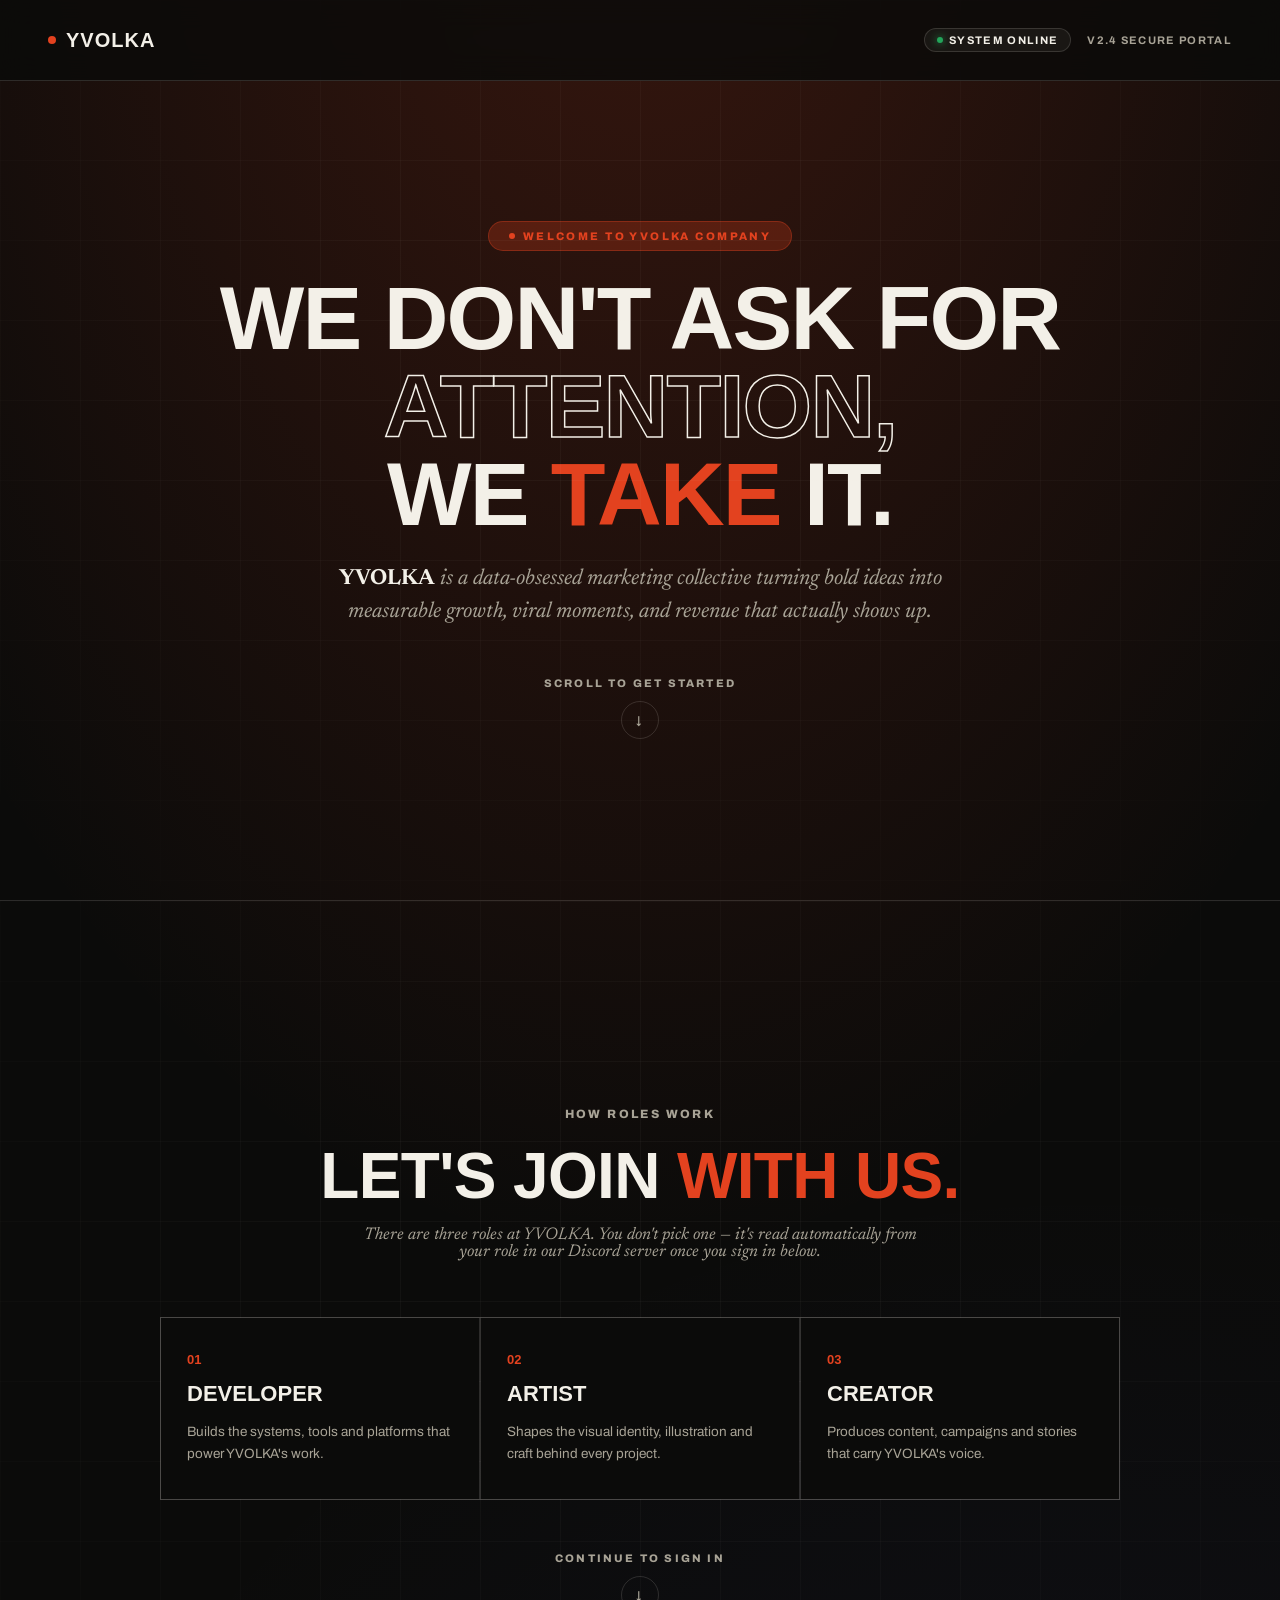
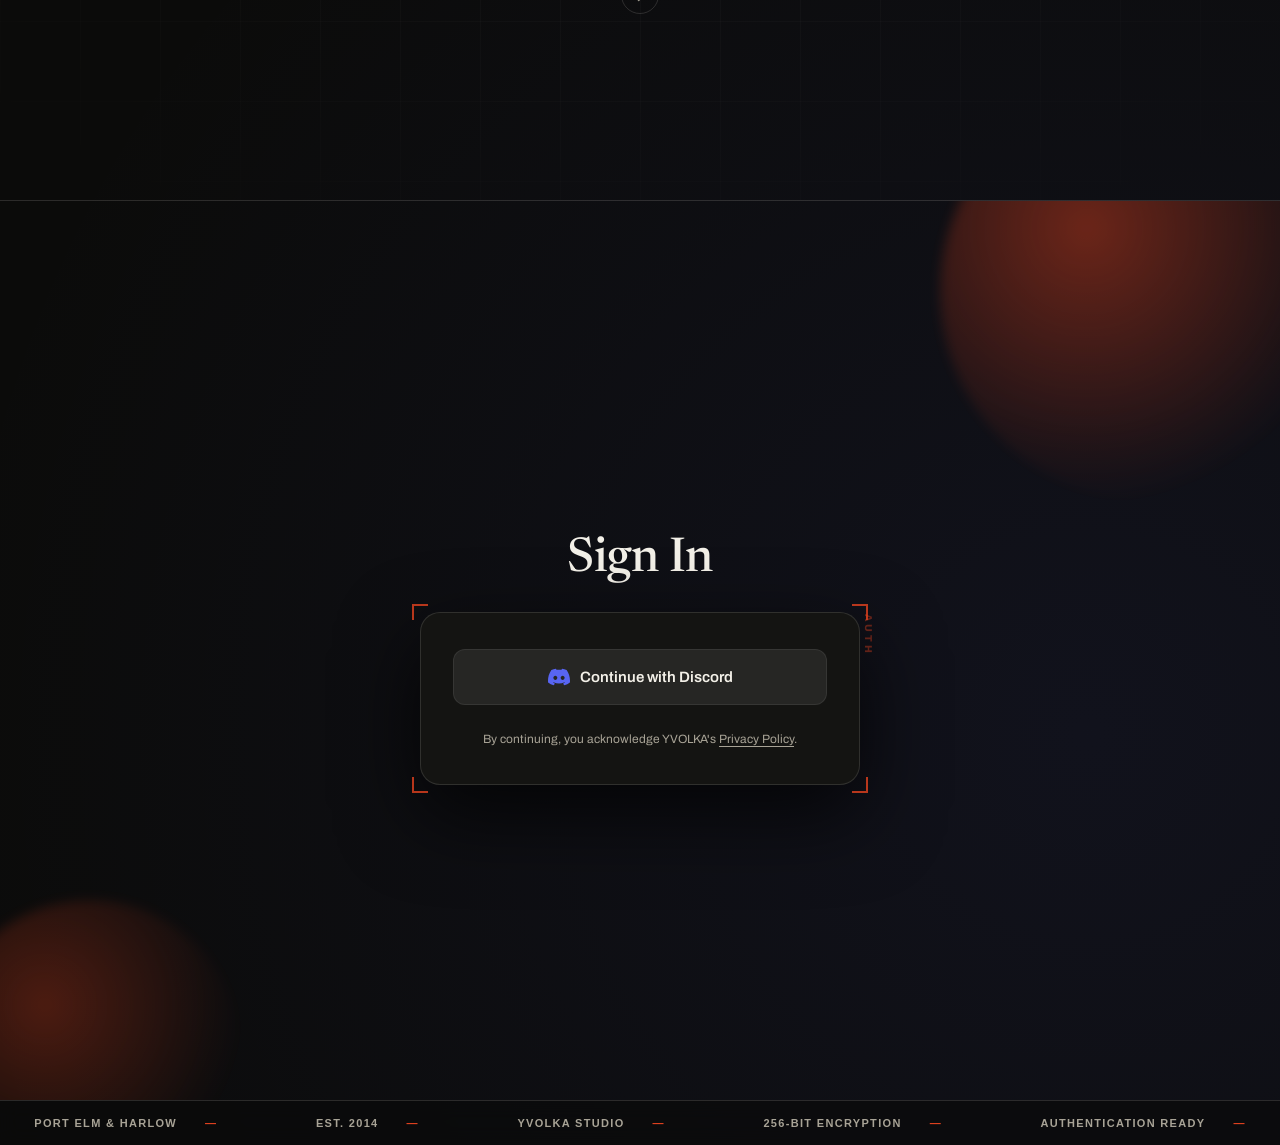
<file: index.html>
<!DOCTYPE html>
<html lang="en">
<head>
  <meta charset="UTF-8">
  <meta name="viewport" content="width=device-width, initial-scale=1.0">
  <title>YVOLKA — Sign In</title>
  <meta name="description" content="Sign in to the YVOLKA Company portal. Authenticate with Discord to access campaigns, your account, and sponsorship information.">
  <link rel="preconnect" href="https://fonts.googleapis.com">
  <link href="https://fonts.googleapis.com/css2?family=Archivo:wght@400;500;600;700;900&family=Archivo+Expanded:wght@700;800;900&family=Newsreader:ital,wght@0,400;0,500;1,400&display=swap" rel="stylesheet">
  <link rel="stylesheet" href="style.css">
</head>
<body>

  <!-- ==================== WELCOME COVER VIEW (YVOLKA HERO + SCROLL TO LOGIN) ==================== -->
  <div class="welcome-page-wrap">

    <!-- Top Fixed Nav Bar -->
    <header class="welcome-top-nav">
      <div class="welcome-brand">
        <span class="dot"></span> YVOLKA
      </div>
      <div class="welcome-sys-status">
        <div class="status-pill">
          <span class="live-dot"></span> SYSTEM ONLINE
        </div>
        <span>v2.4 SECURE PORTAL</span>
      </div>
    </header>

    <!-- SECTION 1: YVOLKA WELCOME GREETING HERO (FIRST SCREEN) -->
    <section class="yvolka-welcome-hero">
      <div class="welcome-grid-bg"></div>

      <div class="yvolka-badge">
        <span class="dot"></span> Welcome to YVOLKA Company
      </div>

      <h1 class="yvolka-hero-title">
        We don't ask for <span class="stroke">attention,</span><br>
        We <span class="accent">take</span> it.
      </h1>

      <p class="yvolka-hero-sub">
        <strong>YVOLKA</strong> is a data-obsessed marketing collective turning bold ideas into measurable growth, viral moments, and revenue that actually shows up.
      </p>

      <!-- Scroll down indicator to Role section -->
      <a href="#rolesSection" class="scroll-prompt">
        <span>Scroll to Get Started</span>
        <div class="scroll-arrow-icon">
          ↓
        </div>
      </a>
    </section>

    <!-- SECTION 1.5: LET'S JOIN WITH US — ROLES (INFO ONLY, NO PICKING) -->
    <section id="rolesSection" class="roles-section">
      <div class="welcome-grid-bg"></div>
      <div class="roles-inner">
        <span class="eyebrow-alt">How roles work</span>
        <h2 class="roles-title">Let's Join <span class="accent">With Us.</span></h2>
        <p class="roles-sub">There are three roles at YVOLKA. You don't pick one — it's read automatically from your role in our Discord server once you sign in below.</p>

        <div class="role-info-grid">
          <div class="role-info-card">
            <span class="role-num">01</span>
            <h3>Developer</h3>
            <p>Builds the systems, tools and platforms that power YVOLKA's work.</p>
          </div>
          <div class="role-info-card">
            <span class="role-num">02</span>
            <h3>Artist</h3>
            <p>Shapes the visual identity, illustration and craft behind every project.</p>
          </div>
          <div class="role-info-card">
            <span class="role-num">03</span>
            <h3>Creator</h3>
            <p>Produces content, campaigns and stories that carry YVOLKA's voice.</p>
          </div>
        </div>

        <a href="#authSection" class="scroll-prompt roles-continue">
          <span>Continue to Sign In</span>
          <div class="scroll-arrow-icon">↓</div>
        </a>
      </div>
    </section>

    <!-- SECTION 2: SIGN IN CARD SECTION (SCROLL DOWN REVEAL) -->
    <section id="authSection" class="auth-section">
      <div class="deco-blob deco-blob--a"></div>
      <div class="deco-blob deco-blob--b"></div>
      <h2 class="auth-page-title">Sign In</h2>

      <div class="auth-card corner-frame">
        <!-- Discord is the only sign-in path — roles are read from the
             Discord server, so identity has to come from Discord too. -->
        <button id="discordLoginBtn" class="btn-auth-discord" title="Log in via official Discord OAuth2 API">
          <svg viewBox="0 0 127.14 96.36">
            <path d="M107.7,8.07A105.15,105.15,0,0,0,81.47,0a72.06,72.06,0,0,0-3.36,6.83A97.68,97.68,0,0,0,49,6.83,72.37,72.37,0,0,0,45.64,0,105.89,105.89,0,0,0,19.39,8.09C2.79,32.65-1.71,56.6.54,80.21h0A105.73,105.73,0,0,0,32.71,96.36,77.7,77.7,0,0,0,39.6,85.25a68.42,68.42,0,0,1-10.85-5.18c.91-.66,1.8-1.34,2.66-2a73.57,73.57,0,0,0,64.32,0c.87.69,1.76,1.37,2.66,2a68.68,68.68,0,0,1-10.87,5.19,77.5,77.5,0,0,0,6.89,11.1,105.25,105.25,0,0,0,32.19-16.14c2.64-27.38-4.51-51.11-18.91-72.13ZM42.45,65.69C36.18,65.69,31,60,31,53s5-12.74,11.43-12.74S54,45.92,53.86,53,48.8,65.69,42.45,65.69Zm42.24,0C78.41,65.69,73.25,60,73.25,53s5-12.74,11.44-12.74S96.23,45.92,96.09,53,91,65.69,84.69,65.69Z"/>
          </svg>
          Continue with Discord
        </button>

        <!-- Terms Footer -->
        <p class="auth-terms">
          By continuing, you acknowledge YVOLKA's <a href="#">Privacy Policy</a>.
        </p>
      </div>

    </section>

    <!-- Bottom Ticker -->
    <footer class="welcome-footer-ticker">
      <div class="welcome-ticker-inner">
        <span>PORT ELM &amp; HARLOW</span>
        <span>EST. 2014</span>
        <span>YVOLKA STUDIO</span>
        <span>256-BIT ENCRYPTION</span>
        <span>AUTHENTICATION READY</span>
      </div>
    </footer>
  </div>

  <script src="login.js"></script>
</body>
</html>
</file>
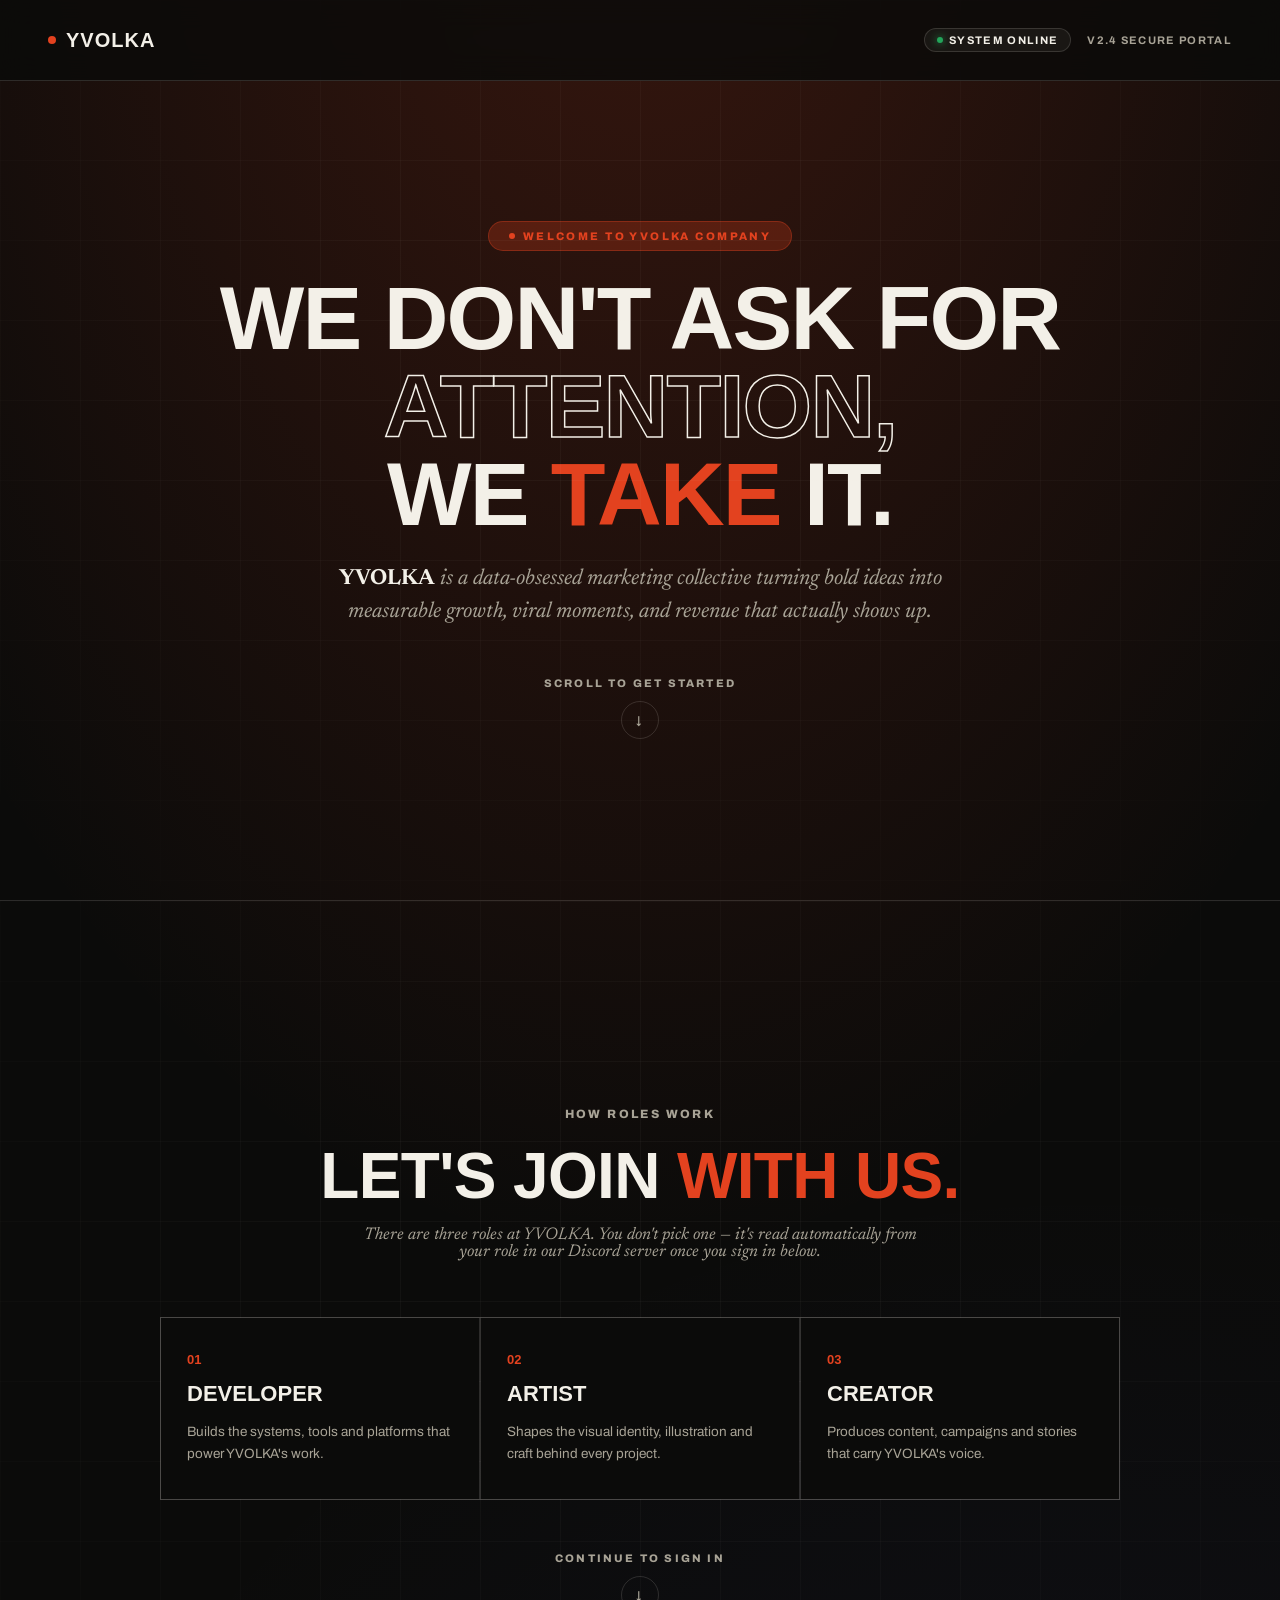
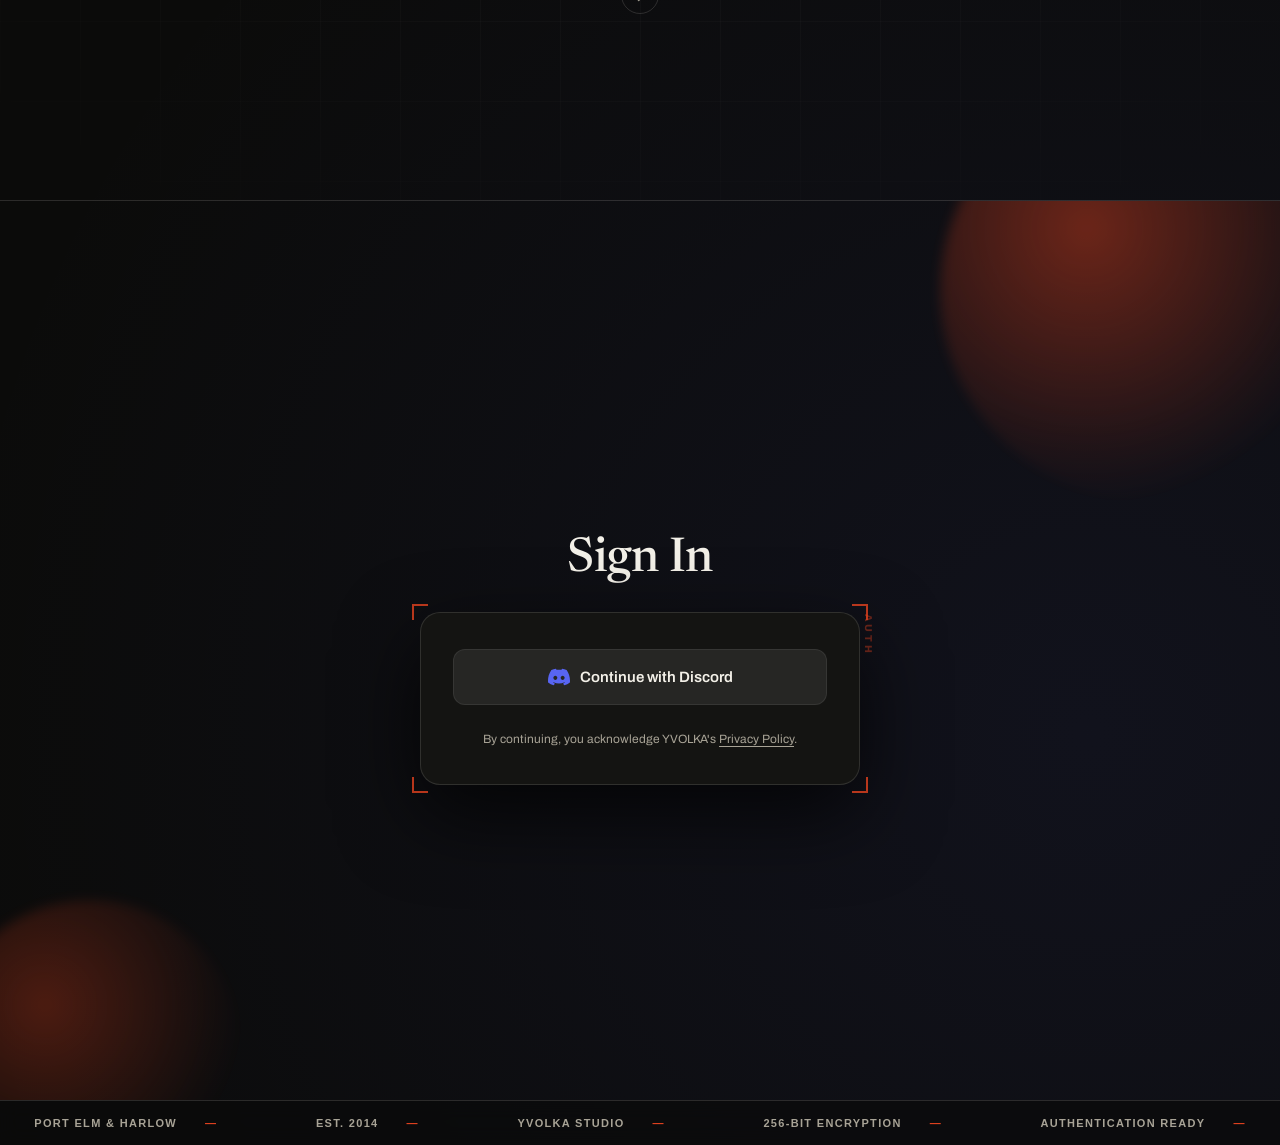
<file: dashboard.html>
<!DOCTYPE html>
<html lang="en">
<head>
  <meta charset="UTF-8">
  <meta name="viewport" content="width=device-width, initial-scale=1.0">
  <title>YVOLKA — Dashboard</title>
  <meta name="description" content="Your YVOLKA dashboard. Browse open campaign briefs, manage your account, and explore sponsorship opportunities.">
  <link rel="preconnect" href="https://fonts.googleapis.com">
  <link href="https://fonts.googleapis.com/css2?family=Archivo:wght@400;500;600;700;900&family=Archivo+Expanded:wght@700;800;900&family=Newsreader:ital,wght@0,400;0,500;1,400&display=swap" rel="stylesheet">
  <link rel="stylesheet" href="style.css">
</head>
<body>

  <!-- ==================== PROTECTED DASHBOARD VIEW ==================== -->
  <div id="dashboardView">

    <!-- Top Discord User Status Bar -->
    <div id="discordUserBar" class="discord-user-bar">
      <div class="user-profile-info">
        <div class="user-avatar-wrap">
          <img id="userAvatarImg" class="user-avatar" src="https://cdn.discordapp.com/embed/avatars/0.png" alt="Discord Avatar">
          <span class="user-status-dot"></span>
        </div>
        <div class="user-details">
          <div class="user-name">
            <span id="userGlobalName">Alex Rivera</span>
            <span class="role-chip" id="userRoleBadge">—</span>
          </div>
          <div id="userUsername" class="user-tag">@alex_yvolka</div>
        </div>
      </div>

      <button id="logoutBtn" class="btn-logout">
        Sign Out
      </button>
    </div>

    <!-- MAIN YVOLKA APP CONTENT -->
    <header class="nav" id="siteNav">
      <a href="#top" class="logo"><span class="dot"></span>YVOLKA</a>
      <nav class="links">
        <a href="#" class="dash-nav-link active" data-view="home">Home</a>
        <a href="#" class="dash-nav-link" data-view="account">Account</a>
        <a href="#" class="dash-nav-link" data-view="campaign">Campaign</a>
        <a href="#" class="dash-nav-link" data-view="sponsorship">Sponsorship</a>
      </nav>
      <a href="#contact" class="nav-cta">Contact</a>
    </header>

    <main id="top">

      <!-- ============== HOME (overview: spotlight + quick links) ============== -->
      <div class="dash-view active" id="dashHome">
        <section class="dash-welcome">
          <div class="dash-welcome-grid"></div>
          <div class="deco-blob deco-blob--a"></div>
          <div class="deco-blob deco-blob--c"></div>
          <span class="eyebrow">Dashboard</span>
          <h1 class="dash-welcome-title">Welcome back, <span class="accent" id="homeUserName">Creator</span>.</h1>
          <p class="dash-welcome-sub">A quick look at where things stand. Your full role, history and stats live under <strong>Account</strong> — here's what's worth your attention right now.</p>

          <div class="home-highlight-grid">
            <div class="home-spotlight-card corner-frame" id="homeSpotlightCard">
              <span class="eyebrow-alt" style="margin-bottom:0;">Spotlight brief</span>
              <div class="home-spotlight-meta">
                <span class="campaign-status" id="homeSpotlightStatus">Open</span>
                <span class="home-spotlight-pay" id="homeSpotlightPay">—</span>
              </div>
              <h3 id="homeSpotlightTitle">—</h3>
              <p id="homeSpotlightRules">—</p>
              <a href="#" class="reel-btn" id="homeCampaignCta"><span class="playdot"></span> Browse open campaigns</a>
            </div>

            <div class="home-quicklinks">
              <a href="#" class="home-quick-card" data-view="account">
                <span class="quick-arrow">→ ACCOUNT</span>
                <h4>Role &amp; history</h4>
                <p>Your Discord role, campaigns completed and ongoing.</p>
              </a>
              <a href="#" class="home-quick-card" data-view="campaign">
                <span class="quick-arrow">→ CAMPAIGN</span>
                <h4>Open briefs</h4>
                <p>Every active campaign, pay rate and rule set.</p>
              </a>
              <a href="#" class="home-quick-card" data-view="sponsorship">
                <span class="quick-arrow">→ SPONSORSHIP</span>
                <h4>For brands</h4>
                <p>Partner tiers and the sponsors backing YVOLKA.</p>
              </a>
            </div>
          </div>
        </section>
      </div>

      <!-- ============== ACCOUNT (maincard) ============== -->
      <div class="dash-view" id="dashAccount">
        <section class="section account-section">
          <div class="section-head"><div><span class="eyebrow">Your profile</span><h2 class="section-title">Account</h2></div></div>

          <div class="account-maincard corner-frame">
            <div class="deco-blob deco-blob--c" style="opacity:.3;"></div>
            <div class="account-maincard-grid">
              <div class="account-identity">
                <div class="account-avatar-wrap">
                  <img id="accountAvatarImg" class="account-avatar" src="https://cdn.discordapp.com/embed/avatars/0.png" alt="">
                </div>
                <div class="account-identity-name">
                  <div class="account-name" id="accountName">—</div>
                  <div class="account-username" id="accountUsername">—</div>
                  <div class="account-role-chip-row">
                    <span class="role-chip" id="accountRoleChip">—</span>
                  </div>
                </div>
                <div class="account-since">Member since <strong id="accountJoined">—</strong></div>
              </div>

              <div class="account-stats-panel">
                <div class="account-stat-grid">
                  <div class="account-stat-cell">
                    <span class="account-stat-num" id="accountOngoing">0</span>
                    <span class="account-stat-label">Campaigns ongoing</span>
                  </div>
                  <div class="account-stat-cell">
                    <span class="account-stat-num" id="accountCompleted">0</span>
                    <span class="account-stat-label">Campaigns completed</span>
                  </div>
                </div>
                <p class="role-status-note" id="accountRoleNote"></p>
                <div class="account-maincard-actions">
                  <button id="accountLogoutBtn" class="btn-logout">Sign Out</button>
                </div>
              </div>
            </div>
          </div>
        </section>
      </div>

      <!-- ============== CAMPAIGN ============== -->
      <div class="dash-view" id="dashCampaign">
        <section class="section" id="work">
          <div class="section-head">
            <div><span class="eyebrow">Open briefs</span><h2 class="section-title">Campaigns</h2></div>
          </div>
          <div class="campaign-grid" id="campaignGrid"></div>
        </section>
      </div>

      <!-- ============== SPONSORSHIP ============== -->
      <div class="dash-view" id="dashSponsorship">
        <section class="section" id="sponsorship">
          <div class="section-head"><div><span class="eyebrow">For brands</span><h2 class="section-title">Sponsorship</h2></div></div>
          <p class="sponsorship-intro">Want to run a campaign with YVOLKA's creators? Tell us about your brand and we'll match your brief with the right Developers, Artists and Creators.</p>

          <div class="sponsor-marquee">
            <div class="sponsor-marquee-track" id="sponsorMarqueeTrack"><!-- filled by dashboard.js --></div>
          </div>

          <div class="sponsorship-grid">
            <div class="sponsorship-card corner-frame">
              <h3>Starter</h3>
              <p>One campaign, one creator tier, standard reporting at the end of the run.</p>
            </div>
            <div class="sponsorship-card corner-frame">
              <h3>Growth</h3>
              <p>Multiple campaigns across creator tiers, with priority placement in the brief list.</p>
            </div>
            <div class="sponsorship-card corner-frame">
              <h3>Partner</h3>
              <p>Ongoing partnership, a dedicated point of contact, and custom terms.</p>
            </div>
          </div>
          <a href="mailto:hello@yvolka.studio" class="reel-btn"><span class="playdot"></span> Talk to us</a>
        </section>
      </div>

    </main>

    <!-- FOOTER -->
    <footer id="contact">
      <div class="footer-top">
        <div class="footer-cta">
          <span class="eyebrow">Start a project</span>
          <h3>Let's work — together.</h3>
          <a href="#" class="footer-link">Get in touch →</a>
        </div>
        <div class="footer-info">
          <div class="footer-col">
            <h4>Business Enquiries</h4>
            <a href="mailto:hello@yvolka.studio">hello@yvolka.studio</a>
            <a href="#">+1 (000) 000-0000</a>
          </div>
          <div class="footer-col">
            <h4>Studio</h4>
            <p>Studio address on request</p>
            <p>Port Elm · Harlow</p>
          </div>
          <div class="footer-col">
            <h4>Business Hours</h4>
            <p>Monday – Friday</p>
            <p>08:00 – 18:00</p>
          </div>

        </div>
      </div>
      <div class="footer-bottom">
        <p>YVOLKA © 2026. All rights reserved.</p>
        <div class="socials"><a href="#">Dribbble</a><a href="#">Instagram</a><a href="#">LinkedIn</a></div>
      </div>
    </footer>

  </div>

  <script src="dashboard.js"></script>
</body>
</html>
</file>
<file: style.css>
:root{
  --black:#0b0b0a;
  --panel:#141412;
  --panel-glass: rgba(20, 20, 18, 0.88);
  --paper:#f3f0e8;
  --paper-dim:#a8a396;
  --red:#e3421f;
  --red-glow: rgba(227, 66, 31, 0.25);
  --line: rgba(243,240,232,0.14);
  --discord:#5865F2;
  --discord-hover:#4752C4;
}
*{margin:0;padding:0;box-sizing:border-box;}
html{scroll-behavior:smooth;}
body{background:var(--black);color:var(--paper);font-family:'Archivo',sans-serif;overflow-x:hidden;}
a{color:inherit;text-decoration:none;}
img{max-width:100%;display:block;}
::selection{background:var(--red);color:var(--black);}
a:focus-visible, button:focus-visible, summary:focus-visible{outline:2px solid var(--red);outline-offset:3px;}
@media (prefers-reduced-motion: reduce){
  *{animation-duration:0.01ms !important; animation-iteration-count:1 !important; transition-duration:0.01ms !important; scroll-behavior:auto !important;}
}
.wrap{max-width:1360px;margin:0 auto;padding:0 40px;}
.eyebrow{font-size:12px;font-weight:700;text-transform:uppercase;letter-spacing:0.16em;color:var(--red);display:block;margin-bottom:14px;}
.tag-list{display:flex;flex-wrap:wrap;gap:0;font-size:12px;text-transform:uppercase;letter-spacing:0.08em;color:var(--paper-dim);}
.tag-list span{padding:0 10px;}
.tag-list span:first-child{padding-left:0;}
.tag-list span:not(:last-child)::after{content:"—";margin-left:10px;color:var(--red);}

/* VIEW ROUTER TRANSITIONS */
.app-view {
  display: none;
  opacity: 0;
  transition: opacity 0.4s ease-in-out;
}
.app-view.view-active {
  display: block;
  opacity: 1;
}

/* WELCOME COVER PAGE - SCROLL TO LOGIN ARCHITECTURE */
.welcome-page-wrap {
  min-height: 100vh;
  position: relative;
  background: radial-gradient(ellipse 100% 80% at 50% -10%, rgba(227,66,31,0.22), transparent 70%), 
              radial-gradient(circle at 85% 85%, rgba(88, 101, 242, 0.08), transparent 45%),
              var(--black);
  overflow-x: hidden;
}
.welcome-grid-bg {
  position: absolute;
  inset: 0;
  background-image: linear-gradient(var(--line) 1px, transparent 1px), linear-gradient(90deg, var(--line) 1px, transparent 1px);
  background-size: 80px 80px;
  opacity: 0.25;
  mask-image: radial-gradient(ellipse 90% 90% at 50% 40%, black 25%, transparent 85%);
  pointer-events: none;
}

/* ==========================================================================
   ORNAMENTS — reusable decorative elements so black panels never sit flat.
   Everything stays inside the black / orange palette (var(--black), var(--red)).
   ========================================================================== */

/* Soft blurred orange blobs — drop one or two into any relatively-positioned
   section as ambient atmosphere. Position per-instance with utility modifiers. */
.deco-blob{
  position: absolute;
  border-radius: 50%;
  background: radial-gradient(circle at 35% 35%, rgba(227,66,31,0.55), rgba(227,66,31,0.08) 60%, transparent 72%);
  filter: blur(6px);
  pointer-events: none;
  z-index: 0;
  opacity: .8;
}
.deco-blob--a{ width: 420px; height: 420px; top: -120px; right: -80px; }
.deco-blob--b{ width: 300px; height: 300px; bottom: -100px; left: -60px; opacity: .55; }
.deco-blob--c{ width: 240px; height: 240px; top: 40%; left: 46%; opacity: .35; }

/* Viewfinder-style corner brackets — sits just outside the element's box,
   drawn entirely with CSS backgrounds on a pseudo-element (never fights the
   element's own background/border-radius). */
.corner-frame{ position: relative; }
.corner-frame::after{
  content: "";
  position: absolute;
  inset: -9px;
  pointer-events: none;
  z-index: 2;
  background-repeat: no-repeat;
  background-image:
    linear-gradient(var(--red), var(--red)), linear-gradient(var(--red), var(--red)),
    linear-gradient(var(--red), var(--red)), linear-gradient(var(--red), var(--red)),
    linear-gradient(var(--red), var(--red)), linear-gradient(var(--red), var(--red)),
    linear-gradient(var(--red), var(--red)), linear-gradient(var(--red), var(--red));
  background-size: 16px 2px, 2px 16px, 16px 2px, 2px 16px, 16px 2px, 2px 16px, 16px 2px, 2px 16px;
  background-position:
    top left, top left,
    top right, top right,
    bottom left, bottom left,
    bottom right, bottom right;
  opacity: .8;
}

/* Fine diagonal texture strip — a thin ornamental band, used to break up
   large flat black areas without introducing a new color. */
.deco-hatch{
  position: absolute;
  pointer-events: none;
  background-image: repeating-linear-gradient(135deg, rgba(227,66,31,0.14) 0 1px, transparent 1px 14px);
  z-index: 0;
}

/* WELCOME TOP NAV BAR */
.welcome-top-nav {
  display: flex;
  align-items: center;
  justify-content: space-between;
  padding: 28px 48px;
  position: fixed;
  top: 0;
  left: 0;
  right: 0;
  z-index: 100;
  border-bottom: 1px solid var(--line);
  background: rgba(11, 11, 10, 0.85);
  backdrop-filter: blur(14px);
}
.welcome-brand {
  font-family: 'Archivo Expanded', sans-serif;
  font-weight: 900;
  font-size: 20px;
  letter-spacing: 1px;
  display: flex;
  align-items: center;
  gap: 10px;
}
.welcome-brand .dot {
  width: 8px;
  height: 8px;
  background: var(--red);
  border-radius: 50%;
}
.welcome-sys-status {
  display: flex;
  align-items: center;
  gap: 16px;
  font-size: 11px;
  font-weight: 700;
  text-transform: uppercase;
  letter-spacing: 0.12em;
  color: var(--paper-dim);
}
.status-pill {
  display: flex;
  align-items: center;
  gap: 6px;
  background: rgba(243, 240, 232, 0.05);
  border: 1px solid var(--line);
  padding: 5px 12px;
  border-radius: 999px;
  color: var(--paper);
}
.status-pill .live-dot {
  width: 6px;
  height: 6px;
  background: #23a55a;
  border-radius: 50%;
  box-shadow: 0 0 8px #23a55a;
  animation: pulse 1.8s ease-in-out infinite;
}

/* SECTION 1: YVOLKA WELCOME GREETING HERO (FIRST SCREEN) */
.yvolka-welcome-hero {
  min-height: 100vh;
  display: flex;
  flex-direction: column;
  justify-content: center;
  align-items: center;
  padding: 140px 24px 80px;
  text-align: center;
  position: relative;
  z-index: 5;
}
.yvolka-badge {
  display: inline-flex;
  align-items: center;
  gap: 8px;
  font-size: 11px;
  font-weight: 800;
  text-transform: uppercase;
  letter-spacing: 0.22em;
  color: var(--red);
  background: var(--red-glow);
  border: 1px solid rgba(227, 66, 31, 0.35);
  padding: 8px 20px;
  border-radius: 999px;
  margin-bottom: 24px;
}
.yvolka-badge .dot {
  width: 6px;
  height: 6px;
  background: var(--red);
  border-radius: 50%;
  animation: pulse 1.8s ease-in-out infinite;
}

.yvolka-hero-title {
  font-family: 'Archivo Expanded', sans-serif;
  font-weight: 900;
  font-size: clamp(40px, 7vw, 92px);
  line-height: 0.98;
  letter-spacing: -0.02em;
  text-transform: uppercase;
  max-width: 1100px;
  margin-bottom: 24px;
}
.yvolka-hero-title .accent { color: var(--red); }
.yvolka-hero-title .stroke { color: transparent; -webkit-text-stroke: 1.5px var(--paper); }

.yvolka-hero-sub {
  font-family: 'Newsreader', serif;
  font-size: 22px;
  line-height: 1.5;
  color: var(--paper-dim);
  font-style: italic;
  max-width: 640px;
  margin-bottom: 48px;
}
.yvolka-hero-sub strong {
  color: var(--paper);
  font-style: normal;
}

/* SCROLL PROMPT INDICATOR */
.scroll-prompt {
  display: inline-flex;
  flex-direction: column;
  align-items: center;
  gap: 12px;
  color: var(--paper-dim);
  font-size: 11px;
  font-weight: 800;
  text-transform: uppercase;
  letter-spacing: 0.2em;
  text-decoration: none;
  cursor: pointer;
  transition: color 0.25s;
}
.scroll-prompt:hover {
  color: var(--red);
}
.scroll-arrow-icon {
  width: 38px;
  height: 38px;
  border: 1px solid var(--line);
  border-radius: 50%;
  display: flex;
  align-items: center;
  justify-content: center;
  animation: bounceDown 2s ease-in-out infinite;
}
@keyframes bounceDown {
  0%, 100% { transform: translateY(0); }
  50% { transform: translateY(8px); }
}

/* SECTION 2: SIGN IN CARD SECTION (BELOW HERO) */
.auth-section {
  min-height: 100vh;
  display: flex;
  flex-direction: column;
  align-items: center;
  justify-content: center;
  padding: 100px 24px 80px;
  position: relative;
  z-index: 5;
  border-top: 1px solid var(--line);
  overflow: hidden;
}

.auth-page-title {
  font-family: 'Newsreader', serif;
  font-weight: 500;
  font-size: 48px;
  color: var(--paper);
  margin-bottom: 28px;
  letter-spacing: -0.01em;
  position: relative;
  z-index: 3;
}

.auth-card {
  max-width: 440px;
  width: 100%;
  background: #141412;
  border: 1px solid rgba(243, 240, 232, 0.12);
  border-radius: 20px;
  padding: 36px 32px;
  box-shadow: 0 30px 80px rgba(0, 0, 0, 0.7);
  display: flex;
  flex-direction: column;
  gap: 20px;
  position: relative;
  z-index: 3;
}
.auth-card::before{
  content: "AUTH";
  position: absolute;
  top: 16px;
  right: -30px;
  transform: rotate(90deg);
  font-size: 10px;
  font-weight: 800;
  letter-spacing: .3em;
  color: rgba(227,66,31,0.4);
}

/* CONTINUE WITH DISCORD BUTTON */
.btn-auth-discord {
  width: 100%;
  display: flex;
  align-items: center;
  justify-content: center;
  gap: 10px;
  background: #262624;
  color: var(--paper);
  font-family: 'Archivo', sans-serif;
  font-size: 15px;
  font-weight: 600;
  padding: 16px 20px;
  border-radius: 12px;
  border: 1px solid rgba(243, 240, 232, 0.08);
  cursor: pointer;
  transition: all 0.2s ease;
}
.btn-auth-discord:hover {
  background: #333330;
  border-color: rgba(227, 66, 31, 0.4);
}
.btn-auth-discord svg {
  width: 22px;
  height: 22px;
  fill: #5865F2;
}

/* TERMS DISCLAIMER */
.auth-terms {
  font-size: 12px;
  color: var(--paper-dim);
  text-align: center;
  line-height: 1.4;
  margin-top: 6px;
}
.auth-terms a {
  color: var(--paper-dim);
  text-decoration: underline;
  text-underline-offset: 3px;
  transition: color 0.2s;
}
.auth-terms a:hover {
  color: var(--paper);
}

/* WELCOME BOTTOM TICKER */
.welcome-footer-ticker {
  border-top: 1px solid var(--line);
  background: rgba(11, 11, 10, 0.7);
  backdrop-filter: blur(10px);
  padding: 16px 0;
  overflow: hidden;
  position: relative;
  z-index: 10;
}
.welcome-ticker-inner {
  display: flex;
  justify-content: space-around;
  align-items: center;
  gap: 30px;
  font-family: 'Archivo Expanded', sans-serif;
  font-size: 11px;
  font-weight: 800;
  text-transform: uppercase;
  letter-spacing: 0.12em;
  color: var(--paper-dim);
}
.welcome-ticker-inner span {
  display: inline-flex;
  align-items: center;
  gap: 8px;
}
.welcome-ticker-inner span::after {
  content: "—";
  color: var(--red);
  margin-left: 20px;
}

/* TOP DISCORD USER BAR (DASHBOARD) */
.discord-user-bar {
  background: rgba(14, 14, 12, 0.95);
  backdrop-filter: blur(12px);
  -webkit-backdrop-filter: blur(12px);
  border-bottom: 1px solid var(--line);
  padding: 12px 40px;
  display: flex;
  align-items: center;
  justify-content: space-between;
  position: sticky;
  top: 0;
  z-index: 101;
}
.user-profile-info {
  display: flex;
  align-items: center;
  gap: 14px;
}
.user-avatar-wrap {
  position: relative;
  width: 36px;
  height: 36px;
}
.user-avatar {
  width: 36px;
  height: 36px;
  border-radius: 50%;
  object-fit: cover;
  border: 1.5px solid var(--red);
}
.user-status-dot {
  position: absolute;
  bottom: 0;
  right: 0;
  width: 10px;
  height: 10px;
  background: #23a55a;
  border: 2px solid var(--black);
  border-radius: 50%;
}
.user-details {
  display: flex;
  flex-direction: column;
}
.user-name {
  font-family: 'Archivo Expanded', sans-serif;
  font-size: 13px;
  font-weight: 800;
  color: var(--paper);
  text-transform: uppercase;
  letter-spacing: 0.04em;
  display: flex;
  align-items: center;
  gap: 8px;
}
.user-tag {
  font-size: 11px;
  font-family: 'Archivo', sans-serif;
  color: var(--paper-dim);
  font-weight: 500;
}

.btn-logout {
  background: transparent;
  color: var(--paper-dim);
  border: 1px solid var(--line);
  font-size: 11px;
  font-weight: 700;
  text-transform: uppercase;
  letter-spacing: 0.1em;
  padding: 8px 18px;
  border-radius: 999px;
  cursor: pointer;
  transition: all 0.2s;
}
.btn-logout:hover {
  background: var(--red);
  color: var(--black);
  border-color: var(--red);
}

/* NAV ADJUSTMENT FOR DASHBOARD */
header.nav {
  position: sticky;
  top: 61px;
  left: 0;
  right: 0;
  z-index: 100;
  display: flex;
  align-items: center;
  justify-content: space-between;
  padding: 24px 40px;
  background: rgba(11, 11, 10, 0.9);
  backdrop-filter: blur(10px);
  border-bottom: 1px solid var(--line);
  transition: background .3s, padding .3s;
}
header.nav.scrolled {
  padding: 16px 40px;
}
.logo { font-family: 'Archivo Expanded', sans-serif; font-weight: 900; font-size: 19px; letter-spacing: 0.3px; display: flex; align-items: center; gap: 8px; }
.logo span.dot { width: 8px; height: 8px; background: var(--red); border-radius: 50%; }
nav.links { display: flex; gap: 26px; font-size: 13px; font-weight: 600; text-transform: uppercase; letter-spacing: 0.08em; }
nav.links a { position: relative; padding-bottom: 4px; white-space: nowrap; }
nav.links a::after { content: ""; position: absolute; left: 0; bottom: 0; width: 0; height: 1px; background: var(--red); transition: width .25s; }
nav.links a:hover::after { width: 100%; }
.nav-cta { font-size: 12px; font-weight: 700; text-transform: uppercase; letter-spacing: 0.08em; border: 1px solid var(--paper); padding: 10px 18px; border-radius: 999px; transition: .2s; white-space: nowrap; }
.nav-cta:hover { background: var(--red); border-color: var(--red); color: var(--black); }

/* GENERIC SECTION SCAFFOLDING (reused by Account / Campaign / Sponsorship) */
.section { padding: 90px 40px; border-bottom: 1px solid var(--line); }
.section-head { display: flex; justify-content: space-between; align-items: flex-end; margin-bottom: 44px; flex-wrap: wrap; gap: 20px; }
h2.section-title { font-family: 'Archivo Expanded', sans-serif; font-weight: 900; font-size: clamp(28px, 3.6vw, 44px); line-height: 1.03; letter-spacing: -.01em; text-transform: uppercase; max-width: 760px; }

.reel-btn { display: inline-flex; align-items: center; gap: 12px; margin-top: 6px; font-size: 12px; font-weight: 700; text-transform: uppercase; letter-spacing: .1em; border: 1px solid var(--paper); border-radius: 999px; padding: 12px 22px; transition: .2s; cursor: pointer; }
.reel-btn:hover { background: var(--red); border-color: var(--red); color: var(--black); }
.reel-btn .playdot { width: 8px; height: 8px; border-radius: 50%; background: var(--red); }
.reel-btn:hover .playdot { background: var(--black); }

footer { padding: 100px 40px 40px; }
.footer-top { display: flex; justify-content: space-between; align-items: flex-start; gap: 50px; flex-wrap: wrap; padding-bottom: 60px; border-bottom: 1px solid var(--line); }
.footer-cta h3 { font-family: 'Archivo Expanded', sans-serif; font-weight: 900; text-transform: uppercase; font-size: clamp(28px, 4.2vw, 58px); line-height: 1; max-width: 680px; }
.footer-link { display: inline-flex; align-items: center; gap: 10px; margin-top: 26px; font-size: 13px; font-weight: 700; text-transform: uppercase; letter-spacing: .08em; border-bottom: 1px solid var(--red); padding-bottom: 4px; color: var(--red); }
.footer-info { display: flex; gap: 60px; flex-wrap: wrap; }
.footer-col h4 { font-size: 11px; text-transform: uppercase; letter-spacing: .14em; color: var(--paper-dim); margin-bottom: 14px; }
.footer-col p, .footer-col a { display: block; font-size: 14px; line-height: 1.7; color: var(--paper); }
.footer-col a:hover { color: var(--red); }
.footer-bottom { display: flex; justify-content: space-between; align-items: center; padding-top: 26px; flex-wrap: wrap; gap: 14px; }
.footer-bottom p { font-size: 12px; color: var(--paper-dim); }
.footer-bottom .socials { display: flex; gap: 20px; font-size: 12px; text-transform: uppercase; letter-spacing: .06em; }

@media(max-width:900px){
  .wrap { padding: 0 22px; }
  .welcome-top-nav { padding: 20px 22px; }
  .discord-user-bar { padding: 10px 22px; }
  header.nav { padding: 20px 22px; top: 61px; }
  nav.links { display: none; }
  .auth-card { padding: 28px 22px; }
  .yvolka-hero-title { font-size: clamp(32px, 8vw, 60px); }
  .auth-page-title { font-size: 38px; }
  .section { padding: 60px 22px; }
}

/* ==========================================================================
   ADDITIONS — role terminology, simplified dashboard, campaigns, sponsorship
   ========================================================================== */

/* ROLE INFO SECTION (before login) */
.roles-section{
  min-height: 100vh;
  display: flex;
  align-items: center;
  justify-content: center;
  padding: 120px 24px 100px;
  position: relative;
  z-index: 5;
  border-top: 1px solid var(--line);
}
.roles-inner{ max-width: 960px; width: 100%; text-align: center; position: relative; z-index: 5; }
.eyebrow-alt{
  font-size: 12px; font-weight: 800; text-transform: uppercase; letter-spacing: .2em;
  color: var(--paper-dim); display: block; margin-bottom: 18px;
}
.roles-title{
  font-family: 'Archivo Expanded', sans-serif; font-weight: 900;
  font-size: clamp(34px, 5.5vw, 64px); text-transform: uppercase; letter-spacing: -.01em;
  margin-bottom: 14px;
}
.roles-title .accent{ color: var(--red); }
.roles-sub{
  font-family: 'Newsreader', serif; font-style: italic; color: var(--paper-dim);
  font-size: 17px; max-width: 560px; margin: 0 auto 56px;
}

/* ROLE INFO GRID (read-only — roles are not clickable, just explained) */
.role-info-grid{
  display: grid; grid-template-columns: repeat(3, 1fr); gap: 2px;
  background: var(--line); border: 1px solid var(--line); margin-bottom: 48px; text-align: left;
}
.role-info-card{
  background: var(--black); color: var(--paper); padding: 34px 26px;
  display: flex; flex-direction: column; gap: 14px;
}
.role-num{ font-family: 'Archivo Expanded', sans-serif; font-weight: 800; font-size: 13px; color: var(--red); }
.role-info-card h3{ font-family: 'Archivo Expanded', sans-serif; font-weight: 900; font-size: 22px; text-transform: uppercase; }
.role-info-card p{ font-size: 13.5px; line-height: 1.6; color: var(--paper-dim); }

.roles-continue{ margin: 0 auto; }

/* ROLE CHIP (top bar + account tab) */
.role-chip{
  font-size: 10px; font-weight: 800; text-transform: uppercase; letter-spacing: .1em;
  background: rgba(227,66,31,0.15); color: var(--red); border: 1px solid rgba(227,66,31,0.35);
  padding: 2px 8px; border-radius: 4px;
  transition: background .2s ease, color .2s ease, border-color .2s ease;
}
.role-chip.muted{
  background: rgba(243,240,232,0.06); color: var(--paper-dim); border-color: var(--line);
}

/* ROLE STATUS NOTE (Account tab) */
.role-status-note{
  font-size: 12.5px; line-height: 1.6; color: var(--paper-dim); margin-top: 16px;
}

/* DASHBOARD TAB VIEWS (Home / Account / Campaign / Sponsorship) */
.dash-view{ display: none; }
.dash-view.active{ display: block; }
.dash-nav-link.active::after{ width: 100%; }

/* DASHBOARD HOME — overview hub: a spotlight brief + quick links out to
   the other tabs, instead of duplicating the numbers now living on Account. */
.dash-welcome{
  position: relative;
  padding: 110px 40px 90px;
  border-bottom: 1px solid var(--line);
  overflow: hidden;
}
.dash-welcome-grid{
  position: absolute; inset: 0;
  background-image: linear-gradient(var(--line) 1px, transparent 1px), linear-gradient(90deg, var(--line) 1px, transparent 1px);
  background-size: 80px 80px; opacity: .25;
  mask-image: radial-gradient(ellipse 90% 90% at 30% 30%, black 25%, transparent 85%);
  pointer-events: none;
}
.dash-welcome-title{
  font-family:'Archivo Expanded',sans-serif; font-weight:900; text-transform:uppercase;
  font-size: clamp(28px, 4.2vw, 50px); letter-spacing:-.01em; max-width: 760px;
  margin: 10px 0 18px; position: relative; z-index: 2;
}
.dash-welcome-title .accent{ color: var(--red); }
.dash-welcome-sub{
  font-family:'Newsreader',serif; font-style: italic; color: var(--paper-dim); font-size: 16px;
  max-width: 560px; line-height: 1.6; margin-bottom: 44px; position: relative; z-index: 2;
}
.dash-welcome-sub strong{ color: var(--paper); font-style: normal; }

/* HOME — spotlight brief + quick-link grid */
.home-highlight-grid{
  position: relative; z-index: 2;
  display: grid; grid-template-columns: 1.3fr 1fr; gap: 28px; align-items: stretch;
}
.home-spotlight-card{
  background: var(--panel); border: 1px solid var(--line); border-radius: 16px;
  padding: 30px 28px; display: flex; flex-direction: column; gap: 14px;
  position: relative; overflow: visible;
}
.home-spotlight-meta{ display:flex; align-items:center; gap: 12px; flex-wrap: wrap; }
.home-spotlight-pay{ font-family:'Archivo Expanded',sans-serif; font-weight: 800; font-size: 14px; color: var(--red); }
.home-spotlight-card h3{ font-family:'Archivo Expanded',sans-serif; font-weight: 900; font-size: 21px; text-transform: uppercase; line-height: 1.2; }
.home-spotlight-card p{ font-size: 13px; line-height: 1.6; color: var(--paper-dim); }
.home-spotlight-card .reel-btn{ align-self: flex-start; margin-top: auto; }

.home-quicklinks{ display: flex; flex-direction: column; gap: 14px; }
.home-quick-card{
  flex: 1; display: flex; flex-direction: column; justify-content: center; gap: 4px;
  background: rgba(243,240,232,0.03); border: 1px solid var(--line); border-radius: 14px;
  padding: 18px 20px; transition: border-color .2s, background .2s, transform .2s;
  cursor: pointer;
}
.home-quick-card:hover{ border-color: rgba(227,66,31,0.4); background: rgba(227,66,31,0.06); transform: translateX(4px); }
.home-quick-card .quick-arrow{ font-family:'Archivo Expanded',sans-serif; font-weight: 800; font-size: 12px; color: var(--red); }
.home-quick-card h4{ font-family:'Archivo Expanded',sans-serif; font-weight: 900; font-size: 15px; text-transform: uppercase; }
.home-quick-card p{ font-size: 12.5px; color: var(--paper-dim); }

/* ACCOUNT VIEW — this is the maincard: full-width, prominent, the visual
   anchor of the tab rather than a small side panel. */
.account-section{ padding-top: 70px; position: relative; overflow: hidden; }
.account-maincard{
  position: relative;
  max-width: 100%;
  background: linear-gradient(155deg, var(--panel) 0%, #1a1109 120%);
  border: 1px solid rgba(227,66,31,0.22);
  border-radius: 22px;
  padding: 44px 46px;
  box-shadow: 0 40px 90px rgba(0,0,0,0.55);
}
.account-maincard-grid{
  display: grid; grid-template-columns: 1fr 1.15fr; gap: 40px; align-items: start;
  position: relative; z-index: 2;
}
.account-identity{ display: flex; flex-direction: column; gap: 16px; }
.account-avatar-wrap{ position: relative; width: 96px; height: 96px; }
.account-avatar{ width: 96px; height: 96px; border-radius: 50%; border: 2px solid var(--red); object-fit: cover; }
.account-identity-name{ display: flex; flex-direction: column; gap: 8px; }
.account-name{ font-family: 'Archivo Expanded', sans-serif; font-weight: 900; font-size: 28px; text-transform: uppercase; line-height: 1.05; }
.account-username{ font-size: 13px; color: var(--paper-dim); }
.account-role-chip-row{ display:flex; align-items:center; gap: 10px; margin-top: 4px; }
.account-role-chip-row .role-chip{ font-size: 11px; padding: 5px 12px; }
.account-since{ font-size: 12px; color: var(--paper-dim); margin-top: 10px; }
.account-since strong{ color: var(--paper); font-weight: 700; }

.account-stats-panel{ display: flex; flex-direction: column; gap: 22px; }
.account-stat-grid{ display: grid; grid-template-columns: repeat(2, 1fr); gap: 2px; background: var(--line); border: 1px solid var(--line); border-radius: 12px; overflow: hidden; }
.account-stat-cell{ background: var(--black); padding: 20px 18px; }
.account-stat-num{ display:block; font-family:'Archivo Expanded',sans-serif; font-weight:900; font-size: 30px; color: var(--paper); }
.account-stat-label{ display:block; font-size: 10.5px; text-transform: uppercase; letter-spacing:.08em; color: var(--paper-dim); margin-top: 6px; }
.role-status-note{ font-size: 12.5px; line-height: 1.6; color: var(--paper-dim); }
.account-maincard-actions{ display: flex; gap: 12px; }

/* CAMPAIGN CARDS */
.campaign-grid{
  display: grid; grid-template-columns: repeat(auto-fill, minmax(300px,1fr)); gap: 24px;
}
.campaign-card{
  background: var(--panel); border: 1px solid var(--line); border-radius: 14px; overflow: hidden;
  display:flex; flex-direction:column; transition: border-color .2s, transform .2s;
}
.campaign-card:hover{ border-color: rgba(227,66,31,0.4); transform: translateY(-3px); }
.campaign-thumb{
  aspect-ratio: 16/9;
  background: linear-gradient(135deg,#3a160c,#0b0b0a 65%), repeating-linear-gradient(45deg, rgba(243,240,232,.05) 0 2px, transparent 2px 26px);
}
.campaign-body{ padding: 20px 22px 24px; display:flex; flex-direction:column; gap: 14px; flex:1; }
.campaign-status{
  display:inline-flex; align-self:flex-start; font-size: 10px; font-weight: 800; text-transform: uppercase; letter-spacing:.1em;
  padding: 3px 10px; border-radius: 999px; border:1px solid var(--line); color: var(--paper-dim);
}
.campaign-status.open{ color: #23a55a; border-color: rgba(35,165,90,0.4); background: rgba(35,165,90,0.1); }
.campaign-status.ongoing{ color: var(--red); border-color: rgba(227,66,31,0.4); background: var(--red-glow); }
.campaign-status.completed{ color: var(--paper-dim); border-color: var(--line); background: rgba(243,240,232,0.05); }
.campaign-title{ font-family:'Archivo Expanded',sans-serif; font-weight:900; font-size: 19px; text-transform: uppercase; line-height:1.2; }
.campaign-meta-rows{ display:flex; flex-direction:column; gap:6px; font-size: 13px; }
.campaign-meta-row{ display:flex; justify-content: space-between; gap: 12px; color: var(--paper-dim); }
.campaign-meta-row span:last-child{ color: var(--paper); font-weight: 600; text-align:right; }
.campaign-rules{ font-size: 12.5px; line-height: 1.55; color: var(--paper-dim); border-top: 1px solid var(--line); padding-top: 12px; }
.campaign-rules strong{ color: var(--paper); }

/* SPONSORSHIP — information cards (tiers) stay static; sponsor names run
   in a continuous marquee band above them. */
.sponsorship-intro{ font-family:'Newsreader',serif; font-style: italic; color: var(--paper-dim); font-size: 16px; max-width: 640px; margin-bottom: 36px; }

.sponsor-marquee{
  position: relative;
  border-top: 1px solid var(--line); border-bottom: 1px solid var(--line);
  padding: 22px 0; margin-bottom: 44px; overflow: hidden;
  mask-image: linear-gradient(90deg, transparent, black 8%, black 92%, transparent);
  -webkit-mask-image: linear-gradient(90deg, transparent, black 8%, black 92%, transparent);
}
.sponsor-marquee-track{
  display: flex; align-items: center; gap: 64px; width: max-content;
  animation: sponsorScroll 28s linear infinite;
}
.sponsor-marquee:hover .sponsor-marquee-track{ animation-play-state: paused; }
.sponsor-marquee-name{
  font-family: 'Archivo Expanded', sans-serif; font-weight: 900; font-size: 22px;
  text-transform: uppercase; letter-spacing: .02em; color: var(--paper-dim);
  white-space: nowrap; display: flex; align-items: center; gap: 16px;
  transition: color .2s;
}
.sponsor-marquee-name:hover{ color: var(--red); }
.sponsor-marquee-name .dot{ width: 5px; height: 5px; border-radius: 50%; background: var(--red); flex-shrink: 0; }
@keyframes sponsorScroll{
  from{ transform: translateX(0); }
  to{ transform: translateX(-50%); }
}

.sponsorship-grid{ display:grid; grid-template-columns: repeat(3,1fr); gap:2px; background: var(--line); margin-bottom: 36px; border: 1px solid var(--line); }
.sponsorship-card{ background: var(--black); padding: 30px 26px; position: relative; }
.sponsorship-card h3{ font-family:'Archivo Expanded',sans-serif; font-weight:900; text-transform:uppercase; font-size: 18px; margin-bottom: 10px; }
.sponsorship-card p{ font-size: 13.5px; line-height:1.6; color: var(--paper-dim); }

@media(max-width: 900px){
  .dash-welcome{ padding: 90px 22px 60px; }
  .home-highlight-grid{ grid-template-columns: 1fr; }
  .account-maincard{ padding: 30px 24px; }
  .account-maincard-grid{ grid-template-columns: 1fr; gap: 28px; }
  .campaign-grid{ grid-template-columns: 1fr; }
  .sponsorship-grid{ grid-template-columns: 1fr; }
  .deco-blob--a, .deco-blob--b, .deco-blob--c{ display: none; }
}
@media (prefers-reduced-motion: reduce){
  .sponsor-marquee-track{ animation: none; }
}
</file>
